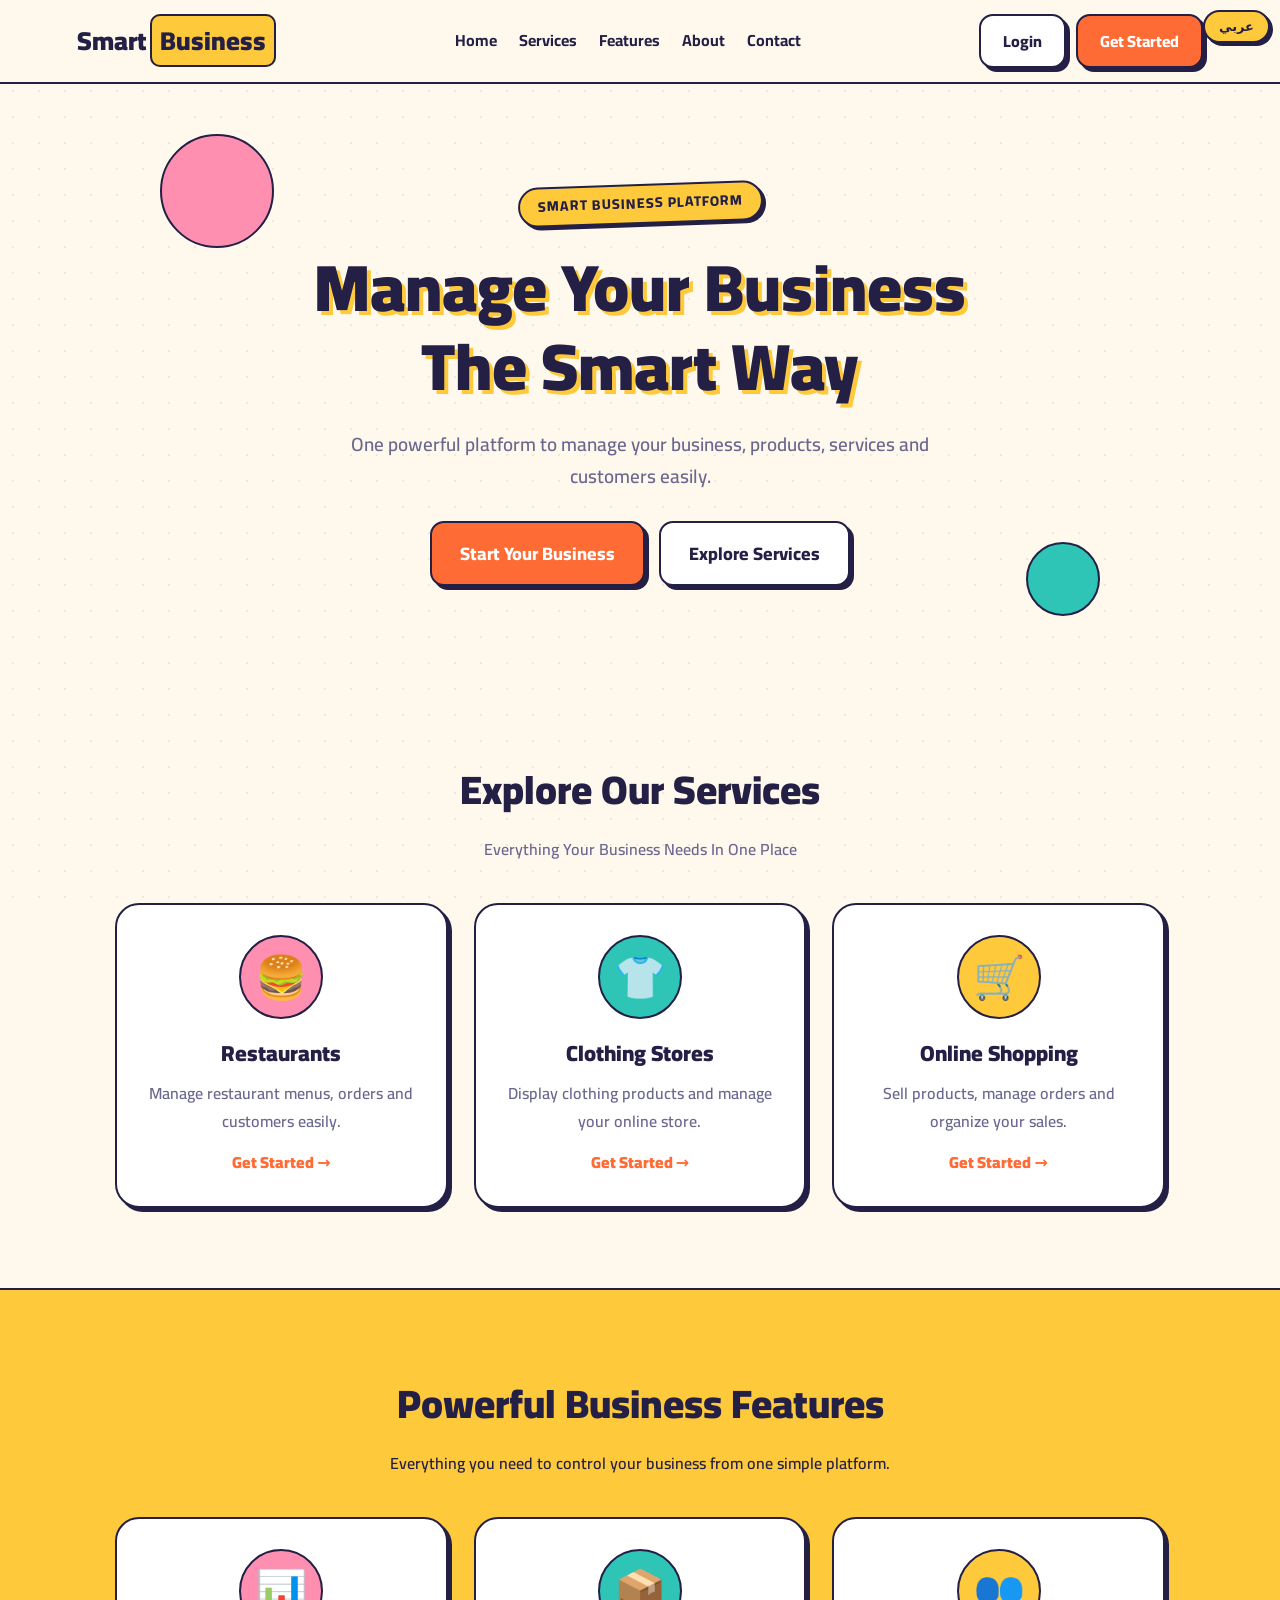
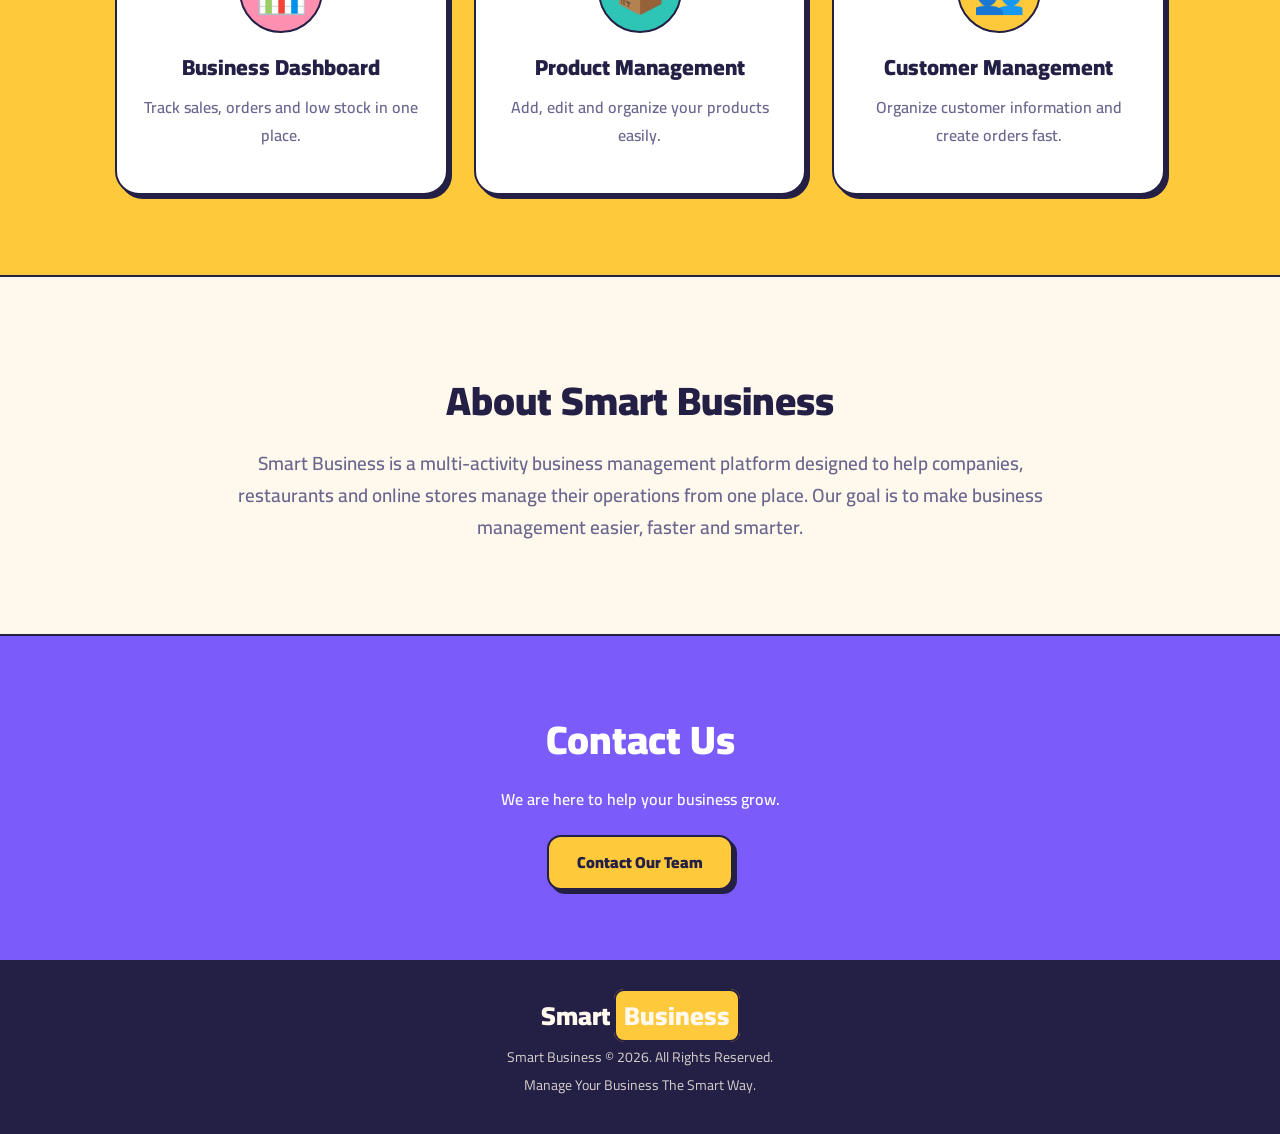
<file: index.html>
<!DOCTYPE html>
<html lang="en">
<head>
    <meta charset="UTF-8">
    <meta name="viewport" content="width=device-width, initial-scale=1.0">
    <meta name="theme-color" content="#FFF8EC">
    <title>Smart Business | Business Management Platform</title>
    <meta name="description" content="Smart Business is an all-in-one platform for managing businesses, stores, products and customers.">
    <link rel="icon" href="data:image/svg+xml,<svg xmlns=%22http://www.w3.org/2000/svg%22 viewBox=%220 0 100 100%22><text y=%22.9em%22 font-size=%2290%22>📊</text></svg>">
    <link rel="preconnect" href="https://fonts.googleapis.com">
<link rel="preconnect" href="https://fonts.gstatic.com" crossorigin>
<link href="https://fonts.googleapis.com/css2?family=Cairo:wght@400;600;700;800;900&display=swap" rel="stylesheet">
<link rel="stylesheet" href="style.css">
<link rel="manifest" href="manifest.json">
<link rel="apple-touch-icon" href="icon-192.png">
</head>
<body id="top">
    <header>
        <div class="logo">Smart<span>Business</span></div>
        <nav aria-label="Main navigation">
            <a href="#top">Home</a>
            <a href="#services">Services</a>
            <a href="#features">Features</a>
            <a href="#about">About</a>
            <a href="#contact">Contact</a>
        </nav>
        <div class="buttons">
            <button class="login" onclick="window.location.href='login.html'">Login</button>
            <button class="signup" onclick="window.location.href='register.html'">Get Started</button>
        </div>
    </header>

    <main>
        <section class="hero">
            <span class="tag">SMART BUSINESS PLATFORM</span>
            <h1>Manage Your Business <br> The Smart Way</h1>
            <p>One powerful platform to manage your business, products, services and customers easily.</p>
            <div class="hero-buttons">
                <button class="signup" onclick="window.location.href='register.html'">Start Your Business</button>
                <button class="login" onclick="document.getElementById('services').scrollIntoView({behavior:'smooth'})">Explore Services</button>
            </div>
        </section>

        <section class="services" id="services">
            <h2>Explore Our Services</h2>
            <p class="services-text">Everything Your Business Needs In One Place</p>
            <div class="service-container">
                <div class="service-card">
                    <div class="service-icon" aria-hidden="true">🍔</div>
                    <h3>Restaurants</h3>
                    <p>Manage restaurant menus, orders and customers easily.</p>
                    <a href="register.html">Get Started →</a>
                </div>
                <div class="service-card">
                    <div class="service-icon" aria-hidden="true">👕</div>
                    <h3>Clothing Stores</h3>
                    <p>Display clothing products and manage your online store.</p>
                    <a href="register.html">Get Started →</a>
                </div>
                <div class="service-card">
                    <div class="service-icon" aria-hidden="true">🛒</div>
                    <h3>Online Shopping</h3>
                    <p>Sell products, manage orders and organize your sales.</p>
                    <a href="register.html">Get Started →</a>
                </div>
            </div>
        </section>

        <section id="features" class="features">
            <h2>Powerful Business Features</h2>
            <p>Everything you need to control your business from one simple platform.</p>
            <div class="service-container">
                <div class="service-card">
                    <div class="service-icon" aria-hidden="true">📊</div>
                    <h3>Business Dashboard</h3>
                    <p>Track sales, orders and low stock in one place.</p>
                </div>
                <div class="service-card">
                    <div class="service-icon" aria-hidden="true">📦</div>
                    <h3>Product Management</h3>
                    <p>Add, edit and organize your products easily.</p>
                </div>
                <div class="service-card">
                    <div class="service-icon" aria-hidden="true">👥</div>
                    <h3>Customer Management</h3>
                    <p>Organize customer information and create orders fast.</p>
                </div>
            </div>
        </section>

        <section id="about" class="about">
            <h2>About Smart Business</h2>
            <p>Smart Business is a multi-activity business management platform designed to help companies, restaurants and online stores manage their operations from one place. Our goal is to make business management easier, faster and smarter.</p>
        </section>

        <section id="contact" class="contact">
            <h2>Contact Us</h2>
            <p>We are here to help your business grow.</p>
            <a href="mailto:contact@smartbusiness.com">Contact Our Team</a>
        </section>
    </main>

    <footer>
        <div class="logo">Smart<span>Business</span></div>
        <p>Smart Business © 2026. All Rights Reserved.</p>
        <p>Manage Your Business The Smart Way.</p>
    </footer>

    <script src="i18n.js"></script>
</body>
</html>
</file>
<file: style.css>
/* SMART BUSINESS - JOYFUL THEME */
:root{--bg:#FFF8EC;--ink:#231F45;--mute:#6B6890;--tang:#FF6B35;--sun:#FFC93C;--mint:#2EC4B6;--grape:#7B5CFA;--pink:#FF8FB1;--sh:4px 4px 0 var(--ink)}
*{box-sizing:border-box;margin:0;padding:0}
html{scroll-behavior:smooth}
body{font-family:"Cairo",system-ui,"Segoe UI",Arial,sans-serif;background:var(--bg);color:var(--ink);line-height:1.7;text-align:center;overflow-x:hidden}
body::before{content:"";position:fixed;inset:0;background-image:radial-gradient(var(--ink) 1px,transparent 1.6px);background-size:26px 26px;opacity:.07;z-index:-1;pointer-events:none}
:focus-visible{outline:3px solid var(--grape);outline-offset:3px}

header{position:sticky;top:0;z-index:20;display:flex;justify-content:space-between;align-items:center;flex-wrap:wrap;gap:14px;padding:14px 6%;background:var(--bg);border-bottom:2px solid var(--ink)}
.logo{font-size:26px;font-weight:900;color:var(--ink)}
.logo span{background:var(--sun);border:2px solid var(--ink);border-radius:10px;padding:0 8px;margin-inline-start:4px}
nav{display:flex;gap:22px;flex-wrap:wrap;justify-content:center}
nav a{color:var(--ink);text-decoration:none;font-weight:700;font-size:16px}
nav a:hover{color:var(--tang)}
.buttons{display:flex;gap:10px}

button{font-family:inherit;font-weight:800;font-size:16px;border:2px solid var(--ink);border-radius:14px;padding:10px 22px;cursor:pointer;box-shadow:var(--sh);transition:transform .15s,box-shadow .15s;color:var(--ink);background:#fff}
button:hover{transform:translate(-2px,-2px);box-shadow:6px 6px 0 var(--ink)}
button:active{transform:translate(4px,4px);box-shadow:0 0 0 var(--ink)}
.signup{background:var(--tang);color:#fff}
.login{background:#fff}

main p{margin-bottom:22px}
.hero{position:relative;max-width:1000px;margin:auto;padding:100px 20px 90px}
.hero::before,.hero::after{content:"";position:absolute;border:2px solid var(--ink);border-radius:50%;z-index:-1}
.hero::before{width:110px;height:110px;background:var(--pink);top:50px;inset-inline-start:2%}
.hero::after{width:70px;height:70px;background:var(--mint);bottom:60px;inset-inline-end:4%}
.tag{display:inline-block;background:var(--sun);border:2px solid var(--ink);border-radius:30px;padding:6px 18px;font-weight:800;font-size:14px;letter-spacing:1px;transform:rotate(-2deg);box-shadow:3px 3px 0 var(--ink);margin-bottom:24px}
h1{font-size:clamp(34px,7vw,66px);font-weight:900;line-height:1.2;margin-bottom:22px;text-shadow:4px 4px 0 var(--sun)}
.hero p{max-width:620px;margin:0 auto 28px;color:var(--mute);font-size:19px;font-weight:600}
.hero-buttons{display:flex;gap:14px;justify-content:center;flex-wrap:wrap}
.hero-buttons button{padding:14px 28px;font-size:18px}

.services,.features{padding:80px 6%}
h2{font-size:clamp(28px,5vw,40px);font-weight:900;margin-bottom:12px}
.services-text,.features>p{color:var(--mute);font-weight:600;margin-bottom:40px}
.service-container{display:grid;grid-template-columns:repeat(3,1fr);gap:26px;max-width:1050px;margin:auto}
.service-card{background:#fff;border:2px solid var(--ink);border-radius:24px;padding:30px 22px;box-shadow:var(--sh);transition:transform .2s}
.service-card:hover{transform:translate(-3px,-3px) rotate(-1deg)}
.service-icon{width:84px;height:84px;margin:0 auto 16px;display:grid;place-items:center;font-size:42px;border:2px solid var(--ink);border-radius:50%;background:var(--pink)}
.service-card:nth-child(2) .service-icon{background:var(--mint)}
.service-card:nth-child(3) .service-icon{background:var(--sun)}
.service-card h3{font-size:22px;font-weight:900;margin-bottom:8px}
.service-card p{color:var(--mute);font-weight:600;margin-bottom:14px}
.service-card a{color:var(--tang);font-weight:900;text-decoration:none}
.features{background:var(--sun);border-block:2px solid var(--ink)}
.features>p{color:var(--ink)}

.about{max-width:860px;margin:auto;padding:90px 20px}
.about p{font-size:19px;font-weight:600;color:var(--mute);margin-bottom:0}
.contact{background:var(--grape);color:#fff;border-block:2px solid var(--ink);padding:70px 20px}
.contact p{color:#fff;font-weight:600}
.contact a{display:inline-block;background:var(--sun);color:var(--ink);border:2px solid var(--ink);border-radius:14px;padding:12px 28px;font-weight:900;text-decoration:none;box-shadow:var(--sh)}

footer{background:var(--ink);color:var(--bg);padding:32px 20px}
footer .logo{color:var(--bg);margin-bottom:8px}
footer p{font-size:14px;margin:4px 0;opacity:.8}

.login-container{width:92%;max-width:440px;margin:50px auto;padding:34px 26px;background:#fff;border:2px solid var(--ink);border-radius:26px;box-shadow:8px 8px 0 var(--ink);text-align:start}
.login-container .logo{text-align:center;margin-bottom:10px}
.login-container h1{font-size:32px;text-shadow:3px 3px 0 var(--sun);margin-bottom:8px}
.login-container p{color:var(--mute);font-weight:600;margin-bottom:18px}
.login-container label{display:block;font-weight:800;margin:16px 0 6px}
.login-container input,.login-container select{width:100%;padding:13px;border:2px solid var(--ink);border-radius:12px;background:var(--bg);color:var(--ink);font:inherit;font-weight:600;font-size:16px;outline:none}
.login-container input:focus,.login-container select:focus{box-shadow:4px 4px 0 var(--mint)}
.login-container button{width:100%;margin:18px 0 6px}
#formError{color:#C1121F!important;font-weight:700;background:#FFE3E8;border:2px solid #C1121F;border-radius:10px;padding:8px 12px}
.back-home{text-align:center;margin-top:14px;font-weight:700}
.back-home a{color:var(--grape);text-decoration:none;font-weight:900}

@media(max-width:900px){.service-container{grid-template-columns:1fr 1fr}}
@media(max-width:650px){
 header{flex-direction:column;padding:12px}
 .hero{padding:70px 16px 60px}.hero::before,.hero::after{display:none}
 .service-container{grid-template-columns:1fr}
 .services,.features{padding:60px 16px}
}
@media(prefers-reduced-motion:reduce){*{transition:none!important;scroll-behavior:auto!important}}
</file>
